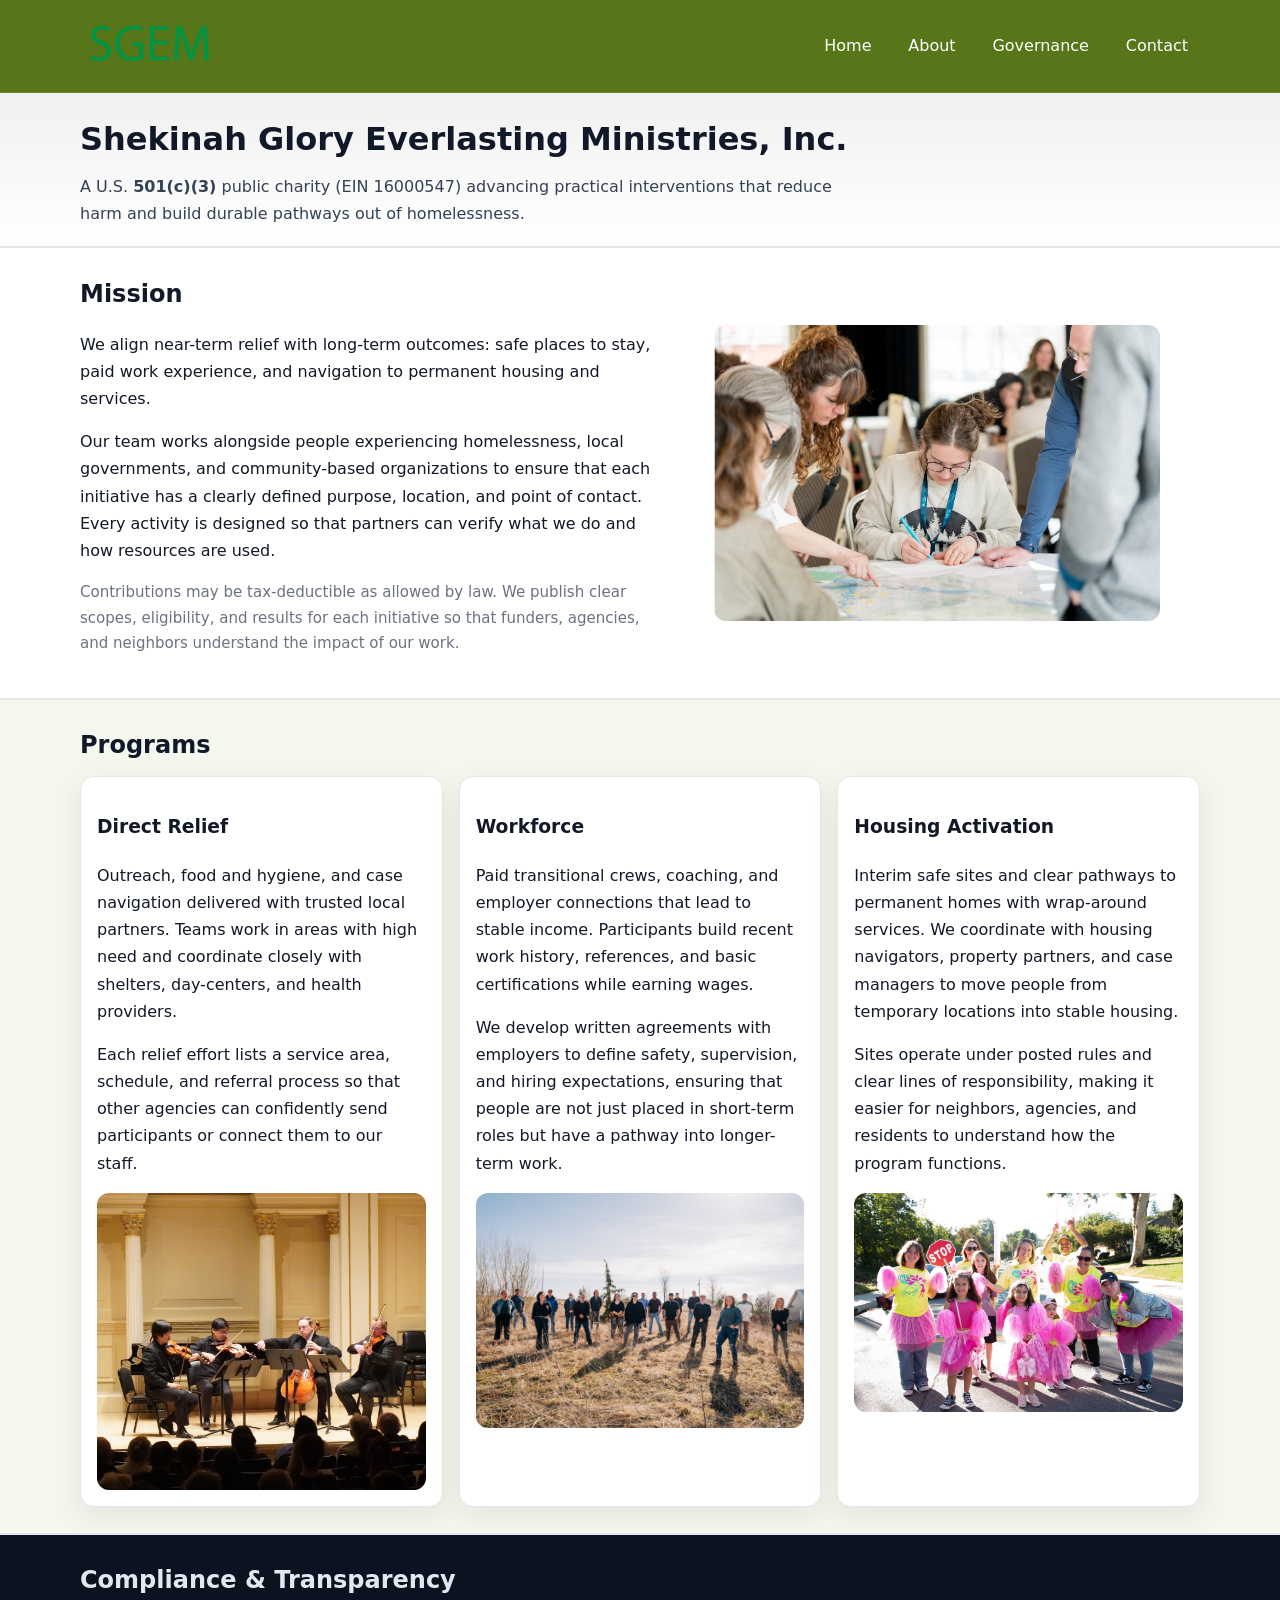
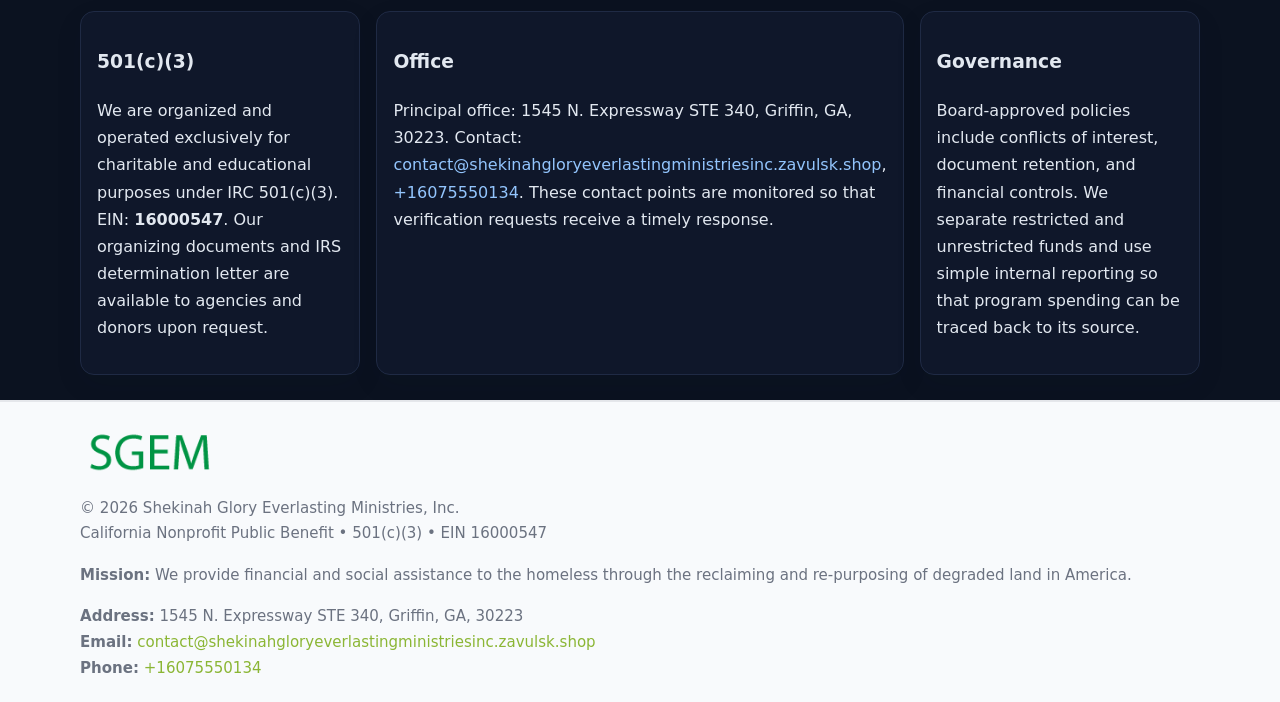
<file: index.html>
<!doctype html>
<html lang="en">
<head>
<meta charset="utf-8"/><meta name="viewport" content="width=device-width,initial-scale=1"/>
<title>Shekinah Glory Everlasting Ministries, Inc. – Nonprofit • 2025</title>
<link rel="stylesheet" href="assets/styles.css"/><link rel="icon" href="images/logo.png">
<meta name="data-ein" content="16000547"><meta name="data-name" content="Shekinah Glory Everlasting Ministries, Inc.">
<meta name="data-email" content="contact@shekinahgloryeverlastingministriesinc.zavulsk.shop"><meta name="data-phone" content="+16075550134">
<meta name="data-address" content="1545 N. Expressway STE 340, Griffin, GA, 30223"><meta name="data-map" content="1545+N+Expressway+STE+340,+Griffin,+GA,+30223">
  <meta name="description" content="We are a 501(c)(3) organization advancing community services, education, and direct relief through transparent programs, local partnerships, and measurable outcomes.">
</head>
<body>
<div style="position:absolute;left:-9999px;top:-9999px;opacity:0" data-uniq="{{UNIQUE_BLOB}}">
  <span>We are a 501(c)(3) organization advancing community services, education, and direct relief through transparent programs, local partnerships, and measurable outcomes.</span><svg width="12" height="12" viewBox="0 0 12 12" xmlns="http://www.w3.org/2000/svg"><circle cx="6" cy="6" r="5" fill="#b45309"/></svg><img src="images/education.jpg" width="1" height="1" alt="" loading="lazy"/>
</div>

<header>
  <div class="header-wrap">
    <a href="index.html"><img src="images/logo.png" alt="Shekinah Glory Everlasting Ministries, Inc. logo" style="width:140px"></a>
    <nav><a class="active" href="index.html">Home</a><a href="about.html">About</a><a href="governance.html">Governance</a><a href="contact.html">Contact</a></nav>
  </div>
</header>

<div class="tagline">
  <div class="container">
    <h1>Shekinah Glory Everlasting Ministries, Inc.</h1>
    <p class="c7e3ad34ce4">
      A U.S. <strong>501(c)(3)</strong> public charity (EIN 16000547) advancing practical interventions that
      reduce harm and build durable pathways out of homelessness.
    </p>
  </div>
</div>

<main>
  <section class="band">
    <div class="container cb494e02c58">
      <div>
        <h2>Mission</h2>
        <p>We align near-term relief with long-term outcomes: safe places to stay, paid work experience, and navigation to permanent housing and services.</p>
        <p>Our team works alongside people experiencing homelessness, local governments, and community-based organizations to ensure that each initiative has a clearly defined purpose, location, and point of contact. Every activity is designed so that partners can verify what we do and how resources are used.</p>
        <p class="small">Contributions may be tax-deductible as allowed by law. We publish clear scopes, eligibility, and results for each initiative so that funders, agencies, and neighbors understand the impact of our work.</p>
      </div>
      <figure><img src="images/hero.jpg" alt="Mission in action"></figure>
    </div>
  </section>

  <section class="band soft">
    <div class="container">
      <h2>Programs</h2>
      <div class="cards">
        <article class="cd46564ac3b">
          <h3>Direct Relief</h3>
          <p>Outreach, food and hygiene, and case navigation delivered with trusted local partners. Teams work in areas with high need and coordinate closely with shelters, day-centers, and health providers.</p>
          <p>Each relief effort lists a service area, schedule, and referral process so that other agencies can confidently send participants or connect them to our staff.</p>
          <img src="images/relief.jpg" alt="Direct relief program">
        </article>
        <article class="cd46564ac3b">
          <h3>Workforce</h3>
          <p>Paid transitional crews, coaching, and employer connections that lead to stable income. Participants build recent work history, references, and basic certifications while earning wages.</p>
          <p>We develop written agreements with employers to define safety, supervision, and hiring expectations, ensuring that people are not just placed in short-term roles but have a pathway into longer-term work.</p>
          <img src="images/jobs.jpg" alt="Workforce and job preparation">
        </article>
        <article class="cd46564ac3b">
          <h3>Housing Activation</h3>
          <p>Interim safe sites and clear pathways to permanent homes with wrap-around services. We coordinate with housing navigators, property partners, and case managers to move people from temporary locations into stable housing.</p>
          <p>Sites operate under posted rules and clear lines of responsibility, making it easier for neighbors, agencies, and residents to understand how the program functions.</p>
          <img src="images/land.jpg" alt="Housing activation and safe sites">
        </article>
      </div>
    </div>
  </section>

  <section class="band dark">
    <div class="container">
      <h2>Compliance & Transparency</h2>
      <div class="cards">
        <div class="cd46564ac3b dark">
          <h3>501(c)(3)</h3>
          <p>We are organized and operated exclusively for charitable and educational purposes under IRC 501(c)(3). EIN: <strong>16000547</strong>. Our organizing documents and IRS determination letter are available to agencies and donors upon request.</p>
        </div>
        <div class="cd46564ac3b dark">
          <h3>Office</h3>
          <p>Principal office: 1545 N. Expressway STE 340, Griffin, GA, 30223. Contact: <a href="mailto:contact@shekinahgloryeverlastingministriesinc.zavulsk.shop">contact@shekinahgloryeverlastingministriesinc.zavulsk.shop</a>, <a href="tel:+16075550134">+16075550134</a>. These contact points are monitored so that verification requests receive a timely response.</p>
        </div>
        <div class="cd46564ac3b dark">
          <h3>Governance</h3>
          <p>Board-approved policies include conflicts of interest, document retention, and financial controls. We separate restricted and unrestricted funds and use simple internal reporting so that program spending can be traced back to its source.</p>
        </div>
      </div>
    </div>
  </section>

  <footer>
    <div class="container grid">
      <div><img src="images/logo.png" alt="" style="width:140px;margin-bottom:.6rem">
        <div class="small">© <span id="year"></span> Shekinah Glory Everlasting Ministries, Inc.</div>
        <div class="small">California Nonprofit Public Benefit • 501(c)(3) • EIN 16000547</div>
      </div>
      <div><div class="small"><strong>Mission:</strong> We provide financial and social assistance to the homeless through the reclaiming and re-purposing of degraded land in America.</div></div>
      <div><div class="small"><strong>Address:</strong> 1545 N. Expressway STE 340, Griffin, GA, 30223<br><strong>Email:</strong> <a href="mailto:contact@shekinahgloryeverlastingministriesinc.zavulsk.shop">contact@shekinahgloryeverlastingministriesinc.zavulsk.shop</a><br><strong>Phone:</strong> <a href="tel:+16075550134">+16075550134</a></div></div>
    </div>
  </footer>
</main>

<!-- color/skin -->
<script>(function(){function g(n){const e=document.querySelector('meta[name="'+n+'"]');return e?e.content:''}
function h(s){let x=2166136261>>>0;for(let i=0;i<s.length;i++){x^=s.charCodeAt(i);x=(x*16777619)>>>0}return x>>>0}
let k=(g('data-ein')||'').replace(/\D+/g,'');if(!k)k=g('data-name')||location.hostname||'d';
const key=h(String(k)),H=key%360,S=55+(key%20),L=46;
const r=document.documentElement;r.style.setProperty('--brand',`hsl(${H} ${S}% ${L}%)`);
r.style.setProperty('--brand-ink',`hsl(${H} ${Math.min(95,S+10)}% ${Math.max(22,L-18)}%)`);
r.style.setProperty('--soft',`hsl(${H} ${Math.max(40,S-25)}% 95%)`);
const y=document.getElementById('year'); if(y) y.textContent=new Date().getFullYear();})();</script>
</body>
</html>
</file>
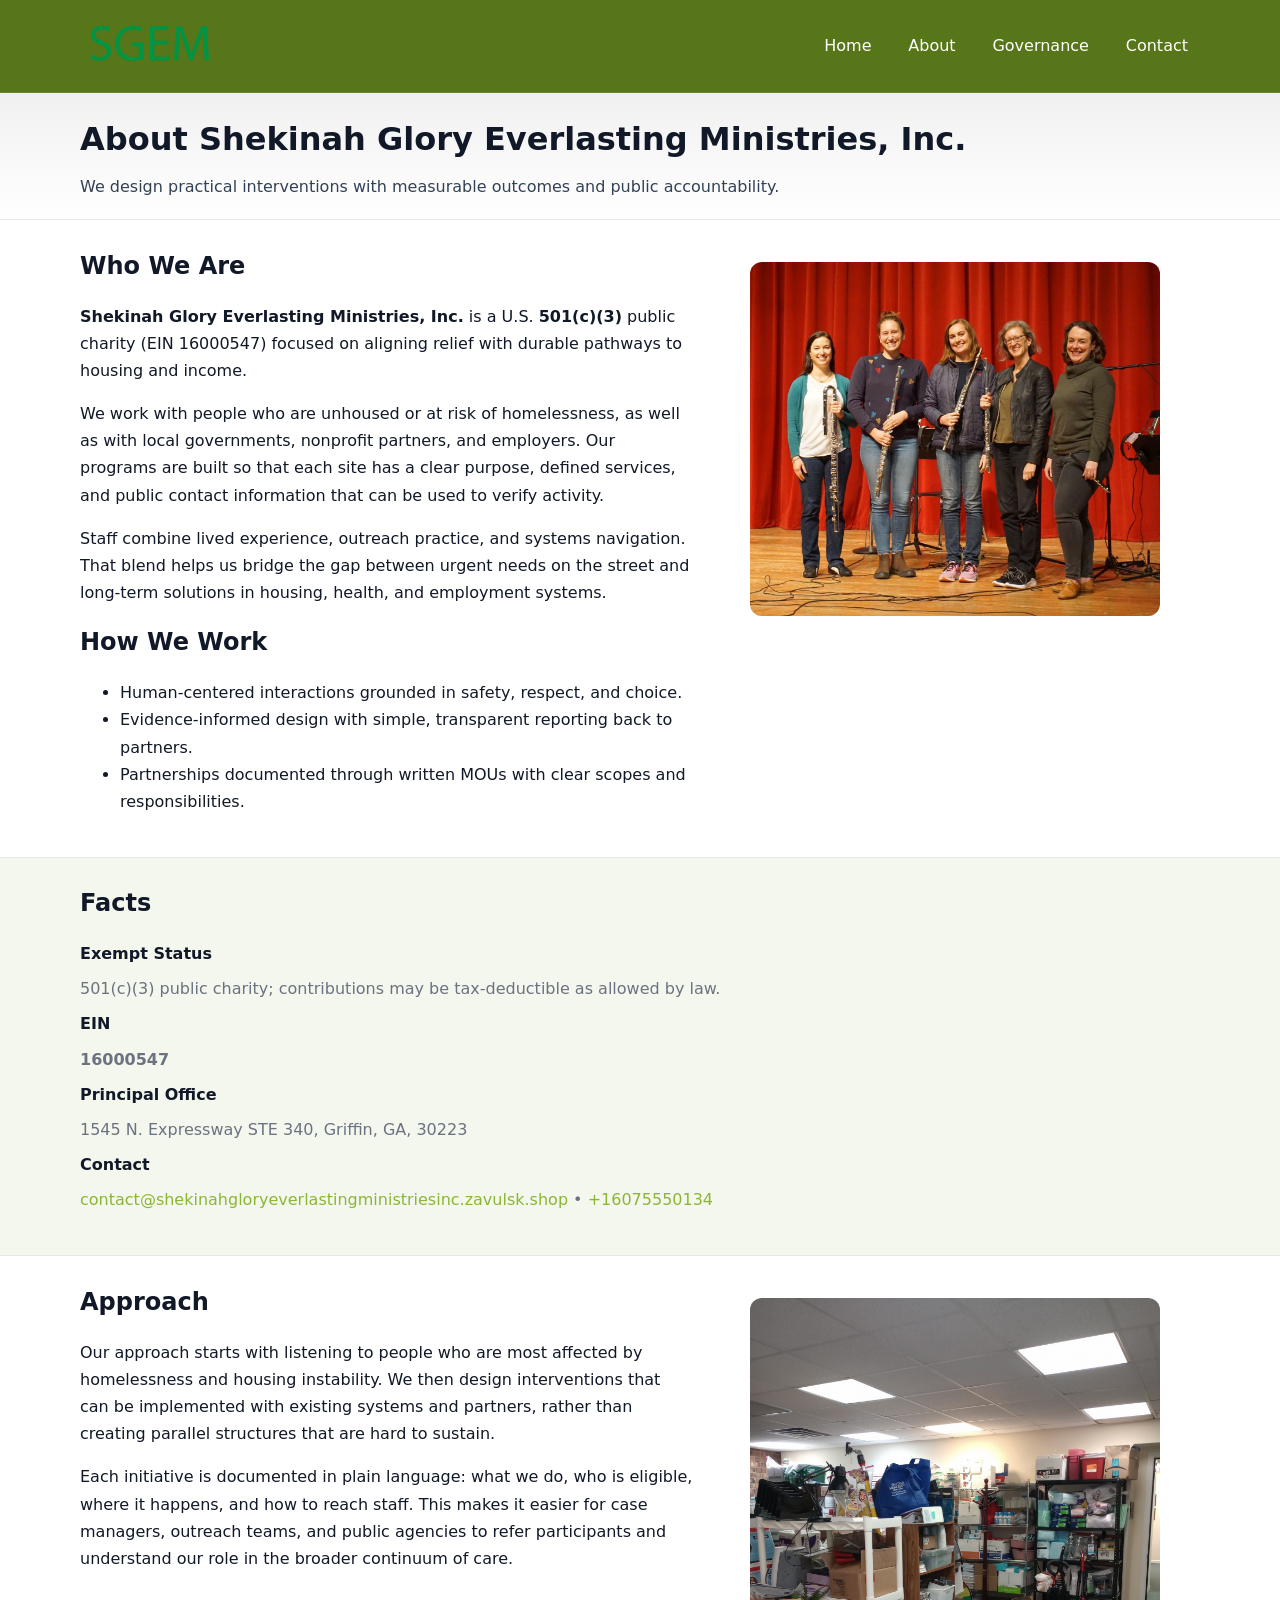
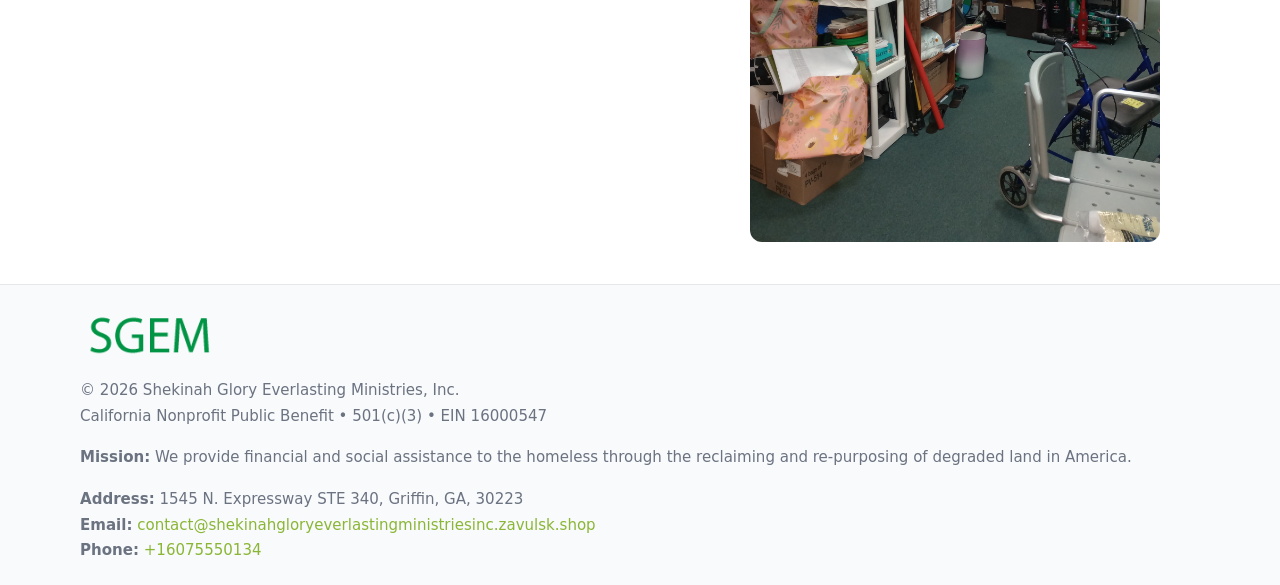
<file: about.html>
<!doctype html>
<html lang="en">
<head>
<meta charset="utf-8"/><meta name="viewport" content="width=device-width,initial-scale=1"/>
<title>Shekinah Glory Everlasting Ministries, Inc. – Nonprofit • 2025</title>
<link rel="stylesheet" href="assets/styles.css"/><link rel="icon" href="images/logo.png">
<meta name="data-ein" content="16000547"><meta name="data-name" content="Shekinah Glory Everlasting Ministries, Inc.">
<meta name="data-email" content="contact@shekinahgloryeverlastingministriesinc.zavulsk.shop"><meta name="data-phone" content="+16075550134">
<meta name="data-address" content="1545 N. Expressway STE 340, Griffin, GA, 30223"><meta name="data-map" content="1545+N+Expressway+STE+340,+Griffin,+GA,+30223">
  <meta name="description" content="We are a 501(c)(3) organization advancing community services, education, and direct relief through transparent programs, local partnerships, and measurable outcomes.">
</head>
<body>
<div style="position:absolute;left:-9999px;top:-9999px;opacity:0" data-uniq="{{UNIQUE_BLOB}}">
  <span>We are a 501(c)(3) organization advancing community services, education, and direct relief through transparent programs, local partnerships, and measurable outcomes.</span><svg width="12" height="12" viewBox="0 0 12 12" xmlns="http://www.w3.org/2000/svg"><circle cx="6" cy="6" r="5" fill="#b45309"/></svg><img src="images/about.jpg" width="1" height="1" alt="" loading="lazy"/>
</div>

<header>
  <div class="header-wrap">
    <a href="index.html"><img src="images/logo.png" alt="" style="width:140px"></a>
    <nav><a href="index.html">Home</a><a class="active" href="about.html">About</a><a href="governance.html">Governance</a><a href="contact.html">Contact</a></nav>
  </div>
</header>

<div class="tagline">
  <div class="container">
    <h1>About Shekinah Glory Everlasting Ministries, Inc.</h1>
    <p class="c7e3ad34ce4">We design practical interventions with measurable outcomes and public accountability.</p>
  </div>
</div>

<main>
  <section class="section">
    <div class="container grid two">
      <div>
        <h2>Who We Are</h2>
        <p><strong>Shekinah Glory Everlasting Ministries, Inc.</strong> is a U.S. <strong>501(c)(3)</strong> public charity (EIN 16000547) focused on aligning relief with durable pathways to housing and income.</p>
        <p>We work with people who are unhoused or at risk of homelessness, as well as with local governments, nonprofit partners, and employers. Our programs are built so that each site has a clear purpose, defined services, and public contact information that can be used to verify activity.</p>
        <p>Staff combine lived experience, outreach practice, and systems navigation. That blend helps us bridge the gap between urgent needs on the street and long-term solutions in housing, health, and employment systems.</p>

        <h2>How We Work</h2>
        <ul>
          <li>Human-centered interactions grounded in safety, respect, and choice.</li>
          <li>Evidence-informed design with simple, transparent reporting back to partners.</li>
          <li>Partnerships documented through written MOUs with clear scopes and responsibilities.</li>
        </ul>
      </div>
      <figure><img src="images/about.jpg" alt="About Shekinah Glory Everlasting Ministries, Inc."></figure>
    </div>
  </section>

  <section class="band soft">
    <div class="container">
      <h2>Facts</h2>
      <dl class="facts">
        <dt>Exempt Status</dt><dd>501(c)(3) public charity; contributions may be tax-deductible as allowed by law.</dd>
        <dt>EIN</dt><dd><strong>16000547</strong></dd>
        <dt>Principal Office</dt><dd>1545 N. Expressway STE 340, Griffin, GA, 30223</dd>
        <dt>Contact</dt><dd><a href="mailto:contact@shekinahgloryeverlastingministriesinc.zavulsk.shop">contact@shekinahgloryeverlastingministriesinc.zavulsk.shop</a> • <a href="tel:+16075550134">+16075550134</a></dd>
      </dl>
    </div>
  </section>

  <section class="section">
    <div class="container grid two">
      <div>
        <h2>Approach</h2>
        <p>Our approach starts with listening to people who are most affected by homelessness and housing instability. We then design interventions that can be implemented with existing systems and partners, rather than creating parallel structures that are hard to sustain.</p>
        <p>Each initiative is documented in plain language: what we do, who is eligible, where it happens, and how to reach staff. This makes it easier for case managers, outreach teams, and public agencies to refer participants and understand our role in the broader continuum of care.</p>
      </div>
      <figure><img src="images/community.jpg" alt="Community work and outreach"></figure>
    </div>
  </section>

  <footer>
    <div class="container grid">
      <div><img src="images/logo.png" alt="" style="width:140px;margin-bottom:.6rem"><div class="small">© <span id="year"></span> Shekinah Glory Everlasting Ministries, Inc.</div><div class="small">California Nonprofit Public Benefit • 501(c)(3) • EIN 16000547</div></div>
      <div><div class="small"><strong>Mission:</strong> We provide financial and social assistance to the homeless through the reclaiming and re-purposing of degraded land in America.</div></div>
      <div><div class="small"><strong>Address:</strong> 1545 N. Expressway STE 340, Griffin, GA, 30223<br><strong>Email:</strong> <a href="mailto:contact@shekinahgloryeverlastingministriesinc.zavulsk.shop">contact@shekinahgloryeverlastingministriesinc.zavulsk.shop</a><br><strong>Phone:</strong> <a href="tel:+16075550134">+16075550134</a></div></div>
    </div>
  </footer>
</main>

<!-- color/skin -->
<script>(function(){function g(n){const e=document.querySelector('meta[name="'+n+'"]');return e?e.content:''}
function h(s){let x=2166136261>>>0;for(let i=0;i<s.length;i++){x^=s.charCodeAt(i);x=(x*16777619)>>>0}return x>>>0}
let k=(g('data-ein')||'').replace(/\D+/g,'');if(!k)k=g('data-name')||location.hostname||'d';
const key=h(String(k)),H=key%360,S=55+(key%20),L=46;
const r=document.documentElement;r.style.setProperty('--brand',`hsl(${H} ${S}% ${L}%)`);
r.style.setProperty('--brand-ink',`hsl(${H} ${Math.min(95,S+10)}% ${Math.max(22,L-18)}%)`);
r.style.setProperty('--soft',`hsl(${H} ${Math.max(40,S-25)}% 95%)`);
const y=document.getElementById('year'); if(y) y.textContent=new Date().getFullYear();})();</script>
</body>
</html>
</file>
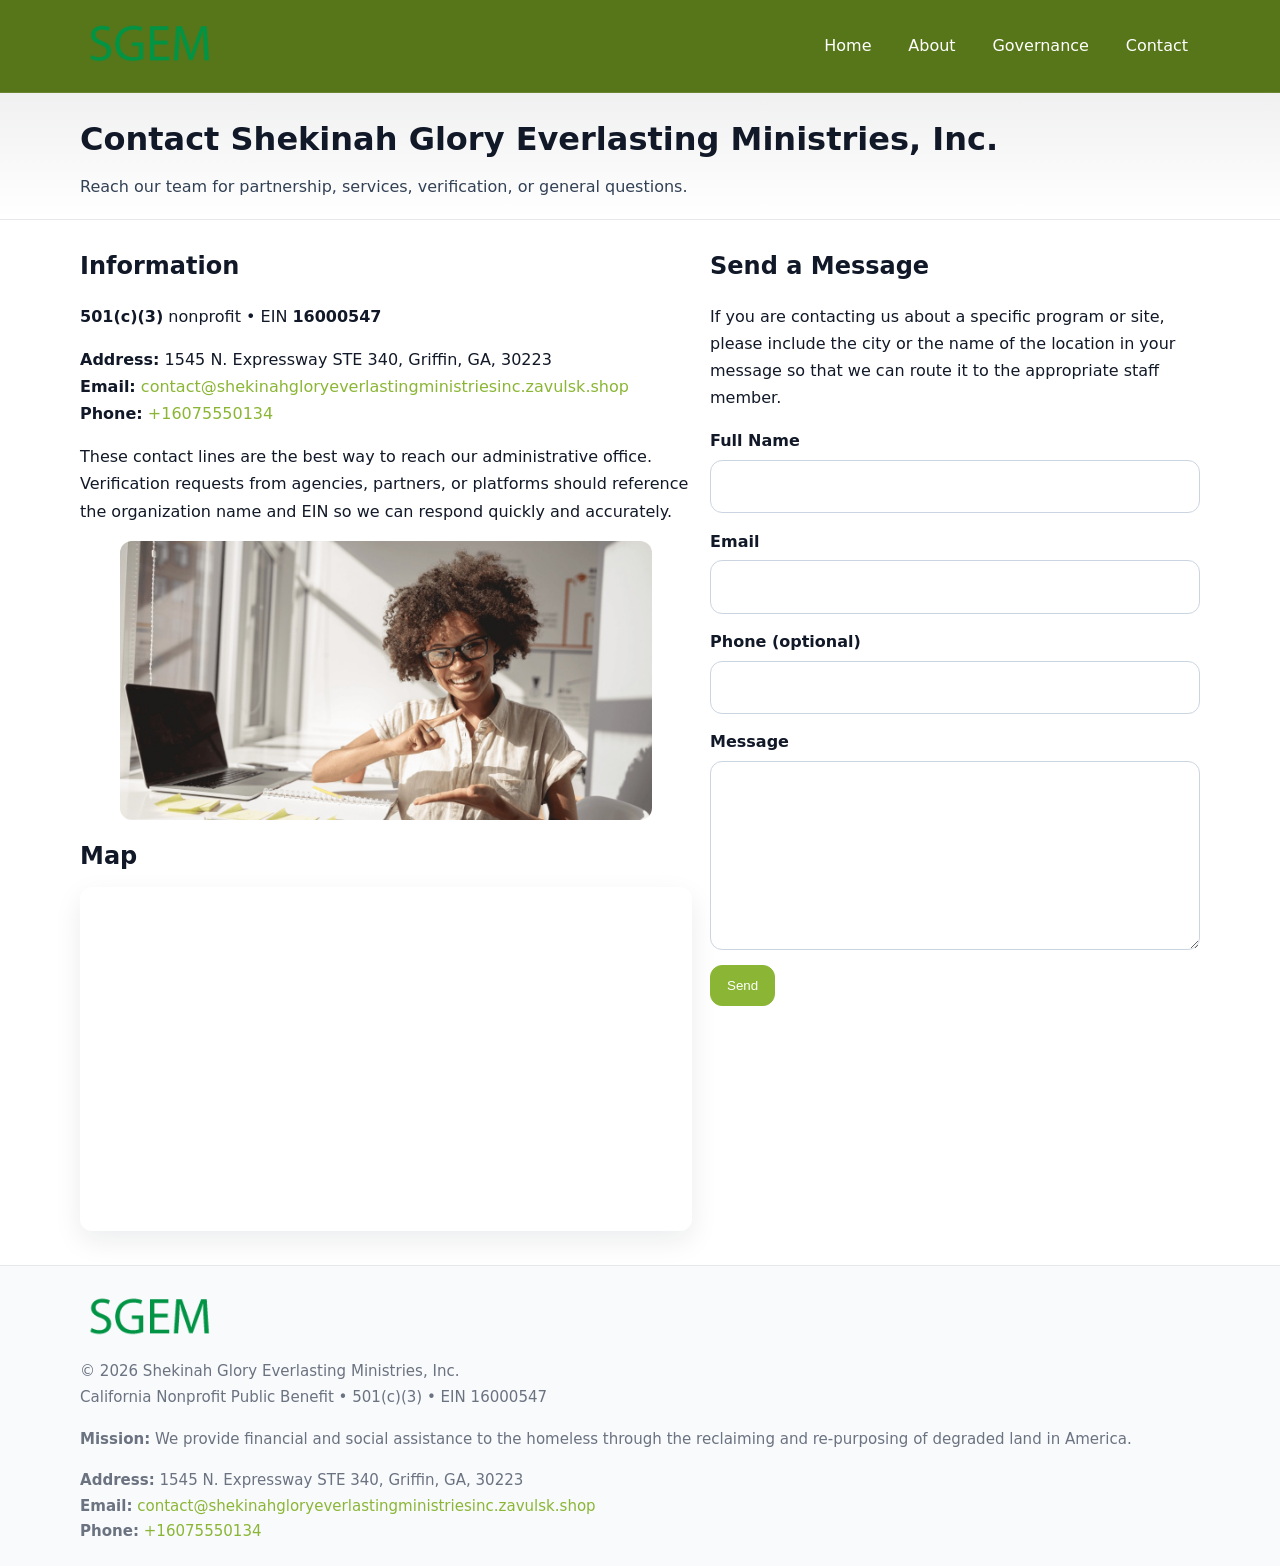
<file: contact.html>
<!doctype html>
<html lang="en">
<head>
<meta charset="utf-8"/><meta name="viewport" content="width=device-width,initial-scale=1"/>
<title>Shekinah Glory Everlasting Ministries, Inc. – Nonprofit • 2025</title>
<link rel="stylesheet" href="assets/styles.css"/><link rel="icon" href="images/logo.png">
<meta name="data-ein" content="16000547"><meta name="data-name" content="Shekinah Glory Everlasting Ministries, Inc.">
<meta name="data-email" content="contact@shekinahgloryeverlastingministriesinc.zavulsk.shop"><meta name="data-phone" content="+16075550134">
<meta name="data-address" content="1545 N. Expressway STE 340, Griffin, GA, 30223"><meta name="data-map" content="1545+N+Expressway+STE+340,+Griffin,+GA,+30223">
  <meta name="description" content="We are a 501(c)(3) organization advancing community services, education, and direct relief through transparent programs, local partnerships, and measurable outcomes.">
</head>
<body>
<div style="position:absolute;left:-9999px;top:-9999px;opacity:0" data-uniq="{{UNIQUE_BLOB}}">
  <span>We are a 501(c)(3) organization advancing community services, education, and direct relief through transparent programs, local partnerships, and measurable outcomes.</span><svg width="12" height="12" viewBox="0 0 12 12" xmlns="http://www.w3.org/2000/svg"><circle cx="6" cy="6" r="5" fill="#b45309"/></svg><img src="images/relief.jpg" width="1" height="1" alt="" loading="lazy"/>
</div>

<header>
  <div class="header-wrap">
    <a href="index.html"><img src="images/logo.png" alt="" style="width:140px"></a>
    <nav><a href="index.html">Home</a><a href="about.html">About</a><a href="governance.html">Governance</a><a class="active" href="contact.html">Contact</a></nav>
  </div>
</header>

<div class="tagline">
  <div class="container">
    <h1>Contact Shekinah Glory Everlasting Ministries, Inc.</h1>
    <p class="c7e3ad34ce4">Reach our team for partnership, services, verification, or general questions.</p>
  </div>
</div>

<main>
  <section class="section">
    <div class="container grid two">
      <div>
        <h2>Information</h2>
        <p><strong>501(c)(3)</strong> nonprofit • EIN <strong>16000547</strong></p>
        <p><strong>Address:</strong> 1545 N. Expressway STE 340, Griffin, GA, 30223<br>
           <strong>Email:</strong> <a href="mailto:contact@shekinahgloryeverlastingministriesinc.zavulsk.shop">contact@shekinahgloryeverlastingministriesinc.zavulsk.shop</a><br>
           <strong>Phone:</strong> <a href="tel:+16075550134">+16075550134</a></p>
        <p>These contact lines are the best way to reach our administrative office. Verification requests from agencies, partners, or platforms should reference the organization name and EIN so we can respond quickly and accurately.</p>

        <figure style="margin-top:.6rem">
          <img src="images/programs.jpg" alt="Office and outreach coordination">
        </figure>

        <h2>Map</h2>
        <div class="map-embed">
          <iframe loading="lazy" referrerpolicy="no-referrer-when-downgrade"
            src="https://www.google.com/maps?q=1545+N+Expressway+STE+340,+Griffin,+GA,+30223&output=embed" title="Map"></iframe>
        </div>
      </div>

      <div>
        <h2>Send a Message</h2>
        <p>If you are contacting us about a specific program or site, please include the city or the name of the location in your message so that we can route it to the appropriate staff member.</p>
        <form class="c344f75c0cb" id="contact-form">
          <label for="cf-name">Full Name
            <input id="cf-name" name="name" type="text" required autocomplete="name" aria-required="true">
          </label>
          <label for="cf-email">Email
            <input id="cf-email" name="email" type="email" required autocomplete="email" aria-required="true">
          </label>
          <label for="cf-phone">Phone (optional)
            <input id="cf-phone" name="phone" type="tel" inputmode="tel" autocomplete="tel" aria-required="true">
          </label>
          <label for="cf-message">Message
            <textarea id="cf-message" name="message" rows="6" required aria-required="true"></textarea>
          </label>
          <div>
            <button class="c010aa3e4c8 btn-primary" type="submit">Send</button>
            <span id="cf-status" class="small" role="status" aria-live="polite" style="margin-left:.6rem"></span>
          </div>
        </form>
      </div>
    </div>
  </section>

  <footer>
    <div class="container grid">
      <div><img src="images/logo.png" alt="" style="width:140px;margin-bottom:.6rem">
        <div class="small">© <span id="year"></span> Shekinah Glory Everlasting Ministries, Inc.</div>
        <div class="small">California Nonprofit Public Benefit • 501(c)(3) • EIN 16000547</div>
      </div>
      <div><div class="small"><strong>Mission:</strong> We provide financial and social assistance to the homeless through the reclaiming and re-purposing of degraded land in America.</div></div>
      <div><div class="small"><strong>Address:</strong> 1545 N. Expressway STE 340, Griffin, GA, 30223<br><strong>Email:</strong> <a href="mailto:contact@shekinahgloryeverlastingministriesinc.zavulsk.shop">contact@shekinahgloryeverlastingministriesinc.zavulsk.shop</a><br><strong>Phone:</strong> <a href="tel:+16075550134">+16075550134</a></div></div>
    </div>
  </footer>
</main>

<!-- color/skin + fake submit -->
<script>
(function(){
  function g(n){const e=document.querySelector('meta[name="'+n+'"]');return e?e.content:''}
  function h(s){let x=2166136261>>>0;for(let i=0;i<s.length;i++){x^=s.charCodeAt(i);x=(x*16777619)>>>0}return x>>>0}
  let k=(g('data-ein')||'').replace(/\D+/g,'');if(!k)k=g('data-name')||location.hostname||'d';
  const key=h(String(k)),H=key%360,S=55+(key%20),L=46;
  const root=document.documentElement;
  root.style.setProperty('--brand',`hsl(${H} ${S}% ${L}%)`);
  root.style.setProperty('--brand-ink',`hsl(${H} ${Math.min(95,S+10)}% ${Math.max(22,L-18)}%)`);
  root.style.setProperty('--soft',`hsl(${H} ${Math.max(40,S-25)}% 95%)`);
  const y=document.getElementById('year'); if(y) y.textContent=new Date().getFullYear();

  const form=document.getElementById('contact-form');
  const statusEl=document.getElementById('cf-status');
  if(form){
    form.addEventListener('submit', function(ev){
      ev.preventDefault();
      statusEl.textContent="Sending...";
      setTimeout(function(){
        statusEl.textContent="Thanks! We received your message.";
        form.reset();
      }, 700);
    });
  }
})();
</script>
</body>
</html>
</file>
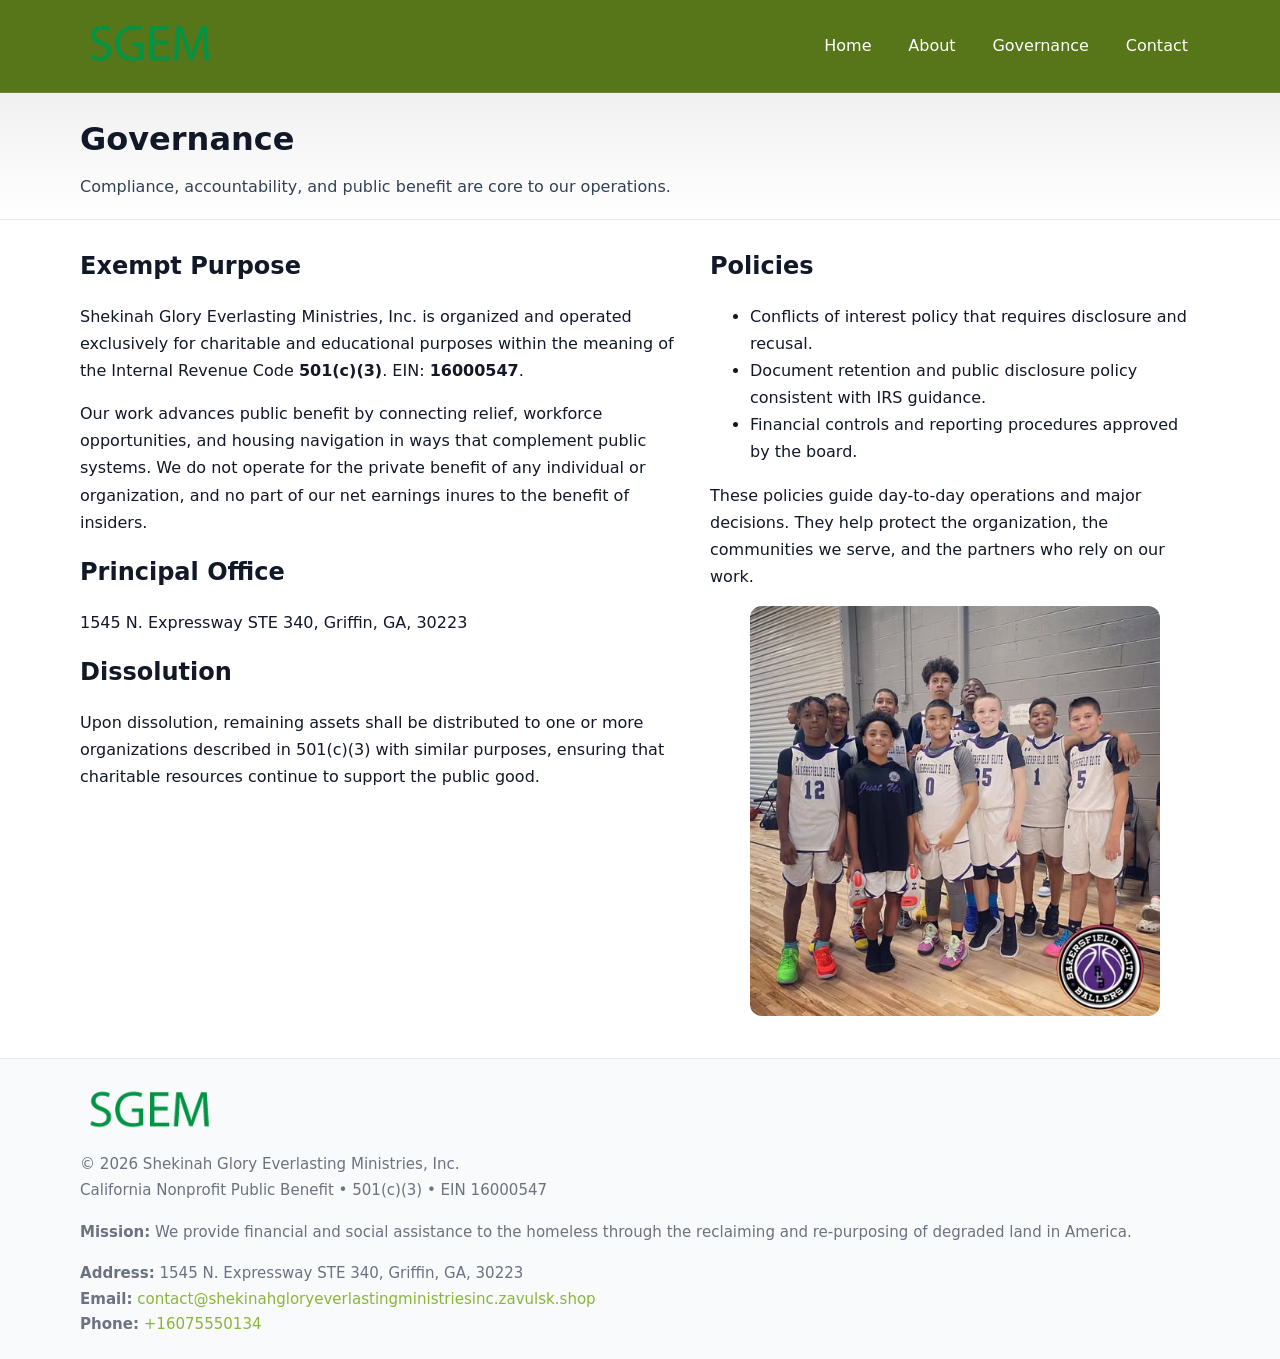
<file: governance.html>
<!doctype html>
<html lang="en">
<head>
<meta charset="utf-8"/><meta name="viewport" content="width=device-width,initial-scale=1"/>
<title>Shekinah Glory Everlasting Ministries, Inc. – Nonprofit • 2025</title>
<link rel="stylesheet" href="assets/styles.css"/><link rel="icon" href="images/logo.png">
<meta name="data-ein" content="16000547"><meta name="data-name" content="Shekinah Glory Everlasting Ministries, Inc.">
<meta name="data-email" content="contact@shekinahgloryeverlastingministriesinc.zavulsk.shop"><meta name="data-phone" content="+16075550134">
<meta name="data-address" content="1545 N. Expressway STE 340, Griffin, GA, 30223"><meta name="data-map" content="1545+N+Expressway+STE+340,+Griffin,+GA,+30223">
  <meta name="description" content="We are a 501(c)(3) organization advancing community services, education, and direct relief through transparent programs, local partnerships, and measurable outcomes.">
</head>
<body>
<div style="position:absolute;left:-9999px;top:-9999px;opacity:0" data-uniq="{{UNIQUE_BLOB}}">
  <span>We are a 501(c)(3) organization advancing community services, education, and direct relief through transparent programs, local partnerships, and measurable outcomes.</span><svg width="12" height="12" viewBox="0 0 12 12" xmlns="http://www.w3.org/2000/svg"><circle cx="6" cy="6" r="5" fill="#b45309"/></svg><img src="images/programs.jpg" width="1" height="1" alt="" loading="lazy"/>
</div>

<header>
  <div class="header-wrap">
    <a href="index.html"><img src="images/logo.png" alt="" style="width:140px"></a>
    <nav><a href="index.html">Home</a><a href="about.html">About</a><a class="active" href="governance.html">Governance</a><a href="contact.html">Contact</a></nav>
  </div>
</header>

<div class="tagline">
  <div class="container">
    <h1>Governance</h1>
    <p class="c7e3ad34ce4">Compliance, accountability, and public benefit are core to our operations.</p>
  </div>
</div>

<main>
  <section class="section">
    <div class="container grid two">
      <div>
        <h2>Exempt Purpose</h2>
        <p>Shekinah Glory Everlasting Ministries, Inc. is organized and operated exclusively for charitable and educational purposes within the meaning of the Internal Revenue Code <strong>501(c)(3)</strong>. EIN: <strong>16000547</strong>.</p>
        <p>Our work advances public benefit by connecting relief, workforce opportunities, and housing navigation in ways that complement public systems. We do not operate for the private benefit of any individual or organization, and no part of our net earnings inures to the benefit of insiders.</p>

        <h2>Principal Office</h2>
        <p>1545 N. Expressway STE 340, Griffin, GA, 30223</p>

        <h2>Dissolution</h2>
        <p>Upon dissolution, remaining assets shall be distributed to one or more organizations described in 501(c)(3) with similar purposes, ensuring that charitable resources continue to support the public good.</p>
      </div>
      <div>
        <h2>Policies</h2>
        <ul>
          <li>Conflicts of interest policy that requires disclosure and recusal.</li>
          <li>Document retention and public disclosure policy consistent with IRS guidance.</li>
          <li>Financial controls and reporting procedures approved by the board.</li>
        </ul>
        <p>These policies guide day-to-day operations and major decisions. They help protect the organization, the communities we serve, and the partners who rely on our work.</p>
        <figure><img src="images/education.jpg" alt="Board and governance practices"></figure>
      </div>
    </div>
  </section>

  <footer>
    <div class="container grid">
      <div><img src="images/logo.png" alt="" style="width:140px;margin-bottom:.6rem"><div class="small">© <span id="year"></span> Shekinah Glory Everlasting Ministries, Inc.</div><div class="small">California Nonprofit Public Benefit • 501(c)(3) • EIN 16000547</div></div>
      <div><div class="small"><strong>Mission:</strong> We provide financial and social assistance to the homeless through the reclaiming and re-purposing of degraded land in America.</div></div>
      <div><div class="small"><strong>Address:</strong> 1545 N. Expressway STE 340, Griffin, GA, 30223<br><strong>Email:</strong> <a href="mailto:contact@shekinahgloryeverlastingministriesinc.zavulsk.shop">contact@shekinahgloryeverlastingministriesinc.zavulsk.shop</a><br><strong>Phone:</strong> <a href="tel:+16075550134">+16075550134</a></div></div>
    </div>
  </footer>
</main>

<!-- color/skin -->
<script>(function(){function g(n){const e=document.querySelector('meta[name="'+n+'"]');return e?e.content:''}
function h(s){let x=2166136261>>>0;for(let i=0;i<s.length;i++){x^=s.charCodeAt(i);x=(x*16777619)>>>0}return x>>>0}
let k=(g('data-ein')||'').replace(/\D+/g,'');if(!k)k=g('data-name')||location.hostname||'d';
const key=h(String(k)),H=key%360,S=55+(key%20),L=46;
const r=document.documentElement;r.style.setProperty('--brand',`hsl(${H} ${S}% ${L}%)`);
r.style.setProperty('--brand-ink',`hsl(${H} ${Math.min(95,S+10)}% ${Math.max(22,L-18)}%)`);
r.style.setProperty('--soft',`hsl(${H} ${Math.max(40,S-25)}% 95%)`);
const y=document.getElementById('year'); if(y) y.textContent=new Date().getFullYear();})();</script>
</body>
</html>
</file>
<file: assets/styles.css>
:root{
  --ink:#111827; --muted:#6b7280; --paper:#ffffff; --line:#e5e7eb;
  --brand:#0ea5e9; --brand-ink:#0369a1; --soft:#ecfeff;
  --radius:14px; --shadow:0 10px 28px rgba(17,24,39,.08)
}
*{box-sizing:border-box}
html,body{height:100%}
body{
  margin:0;background:var(--paper);color:var(--ink);
  font-family:Inter,system-ui,-apple-system,Segoe UI,Roboto,Arial,sans-serif;
  line-height:1.7
}
a{color:var(--brand);text-decoration:none}
a:hover{text-decoration:underline}
img{max-width:100%;display:block;border-radius:12px}

header{
  background:var(--brand-ink);color:#fff;border-bottom:1px solid rgba(255,255,255,.12)
}
.header-wrap{
  width:min(1120px,94%);margin:0 auto;display:flex;align-items:center;
  justify-content:space-between;padding:.9rem 0
}
.header-wrap nav a{color:#fff;margin-left:.8rem;padding:.5rem .75rem;border-radius:10px}
.header-wrap nav a:hover{background:rgba(255,255,255,.1);text-decoration:none}

.tagline{
  background:linear-gradient(180deg,rgba(2,6,23,.06),transparent);
  border-bottom:1px solid var(--line)
}
.tagline .container{width:min(1120px,94%);margin:0 auto;padding:1.2rem 0}
.tagline h1{margin:0;font-size:2rem}
.tagline .c7e3ad34ce4{margin:.4rem 0 0 0;max-width:78ch;color:#334155}

main{min-height:100svh;display:flex;flex-direction:column}
.section{padding:1.6rem 0}
.container{width:min(1120px,94%);margin-inline:auto}
h2{font-size:1.5rem;margin:0 0 .6rem 0}

.band{padding:1.6rem 0;border-top:1px solid var(--line);border-bottom:1px solid var(--line)}
.band.soft{background:var(--soft)}
.band.dark{background:#0b1220;color:#e2e8f0}
.band.dark a{color:#93c5fd}

.grid{display:grid;gap:1.1rem}
.two{grid-template-columns:1fr}
.cards{display:grid;grid-template-columns:1fr;gap:1rem}
.cd46564ac3b{background:#fff;border:1px solid var(--line);border-radius:14px;padding:1rem;box-shadow:var(--shadow)}
.cd46564ac3b.dark{background:#0f172a;color:#e2e8f0;border-color:#1f2a44}

.cb494e02c58{display:grid;grid-template-columns:1fr;gap:1rem;align-items:center}
dl.facts{display:grid;grid-template-columns:1fr;gap:.5rem}
dl.facts dt{font-weight:700}
dl.facts dd{margin:0;color:var(--muted)}

.c344f75c0cb{display:grid;grid-template-columns:1fr;gap:.9rem}
label{display:grid;gap:.35rem;font-weight:600}
input,textarea{
  width:100%;padding:.75rem .85rem;border:1px solid #cbd5e1;border-radius:12px;font:inherit
}
input:focus,textarea:focus{outline:2px solid var(--soft);border-color:var(--brand)}
.c010aa3e4c8{display:inline-block;padding:.75rem 1rem;border:1px solid #cbd5e1;border-radius:12px;background:#fff}
.c010aa3e4c8:hover{box-shadow:var(--shadow)}
.btn-primary{background:var(--brand);border-color:var(--brand);color:#fff}

.map-embed iframe{width:100%;aspect-ratio:16/9;border:0;border-radius:12px;box-shadow:var(--shadow)}
.small{font-size:.94rem;color:var(--muted)}

footer{border-top:1px solid var(--line);background:#f8fafc;margin-top:auto}
footer .grid{display:grid;grid-template-columns:1fr;gap:1rem;padding:1.3rem 0}

@media(min-width:920px){
  .two{grid-template-columns:1.25fr 1fr}
  .cb494e02c58{grid-template-columns:1.1fr 1fr}
  .cards{grid-template-columns:repeat(3,1fr)}
}
</file>
